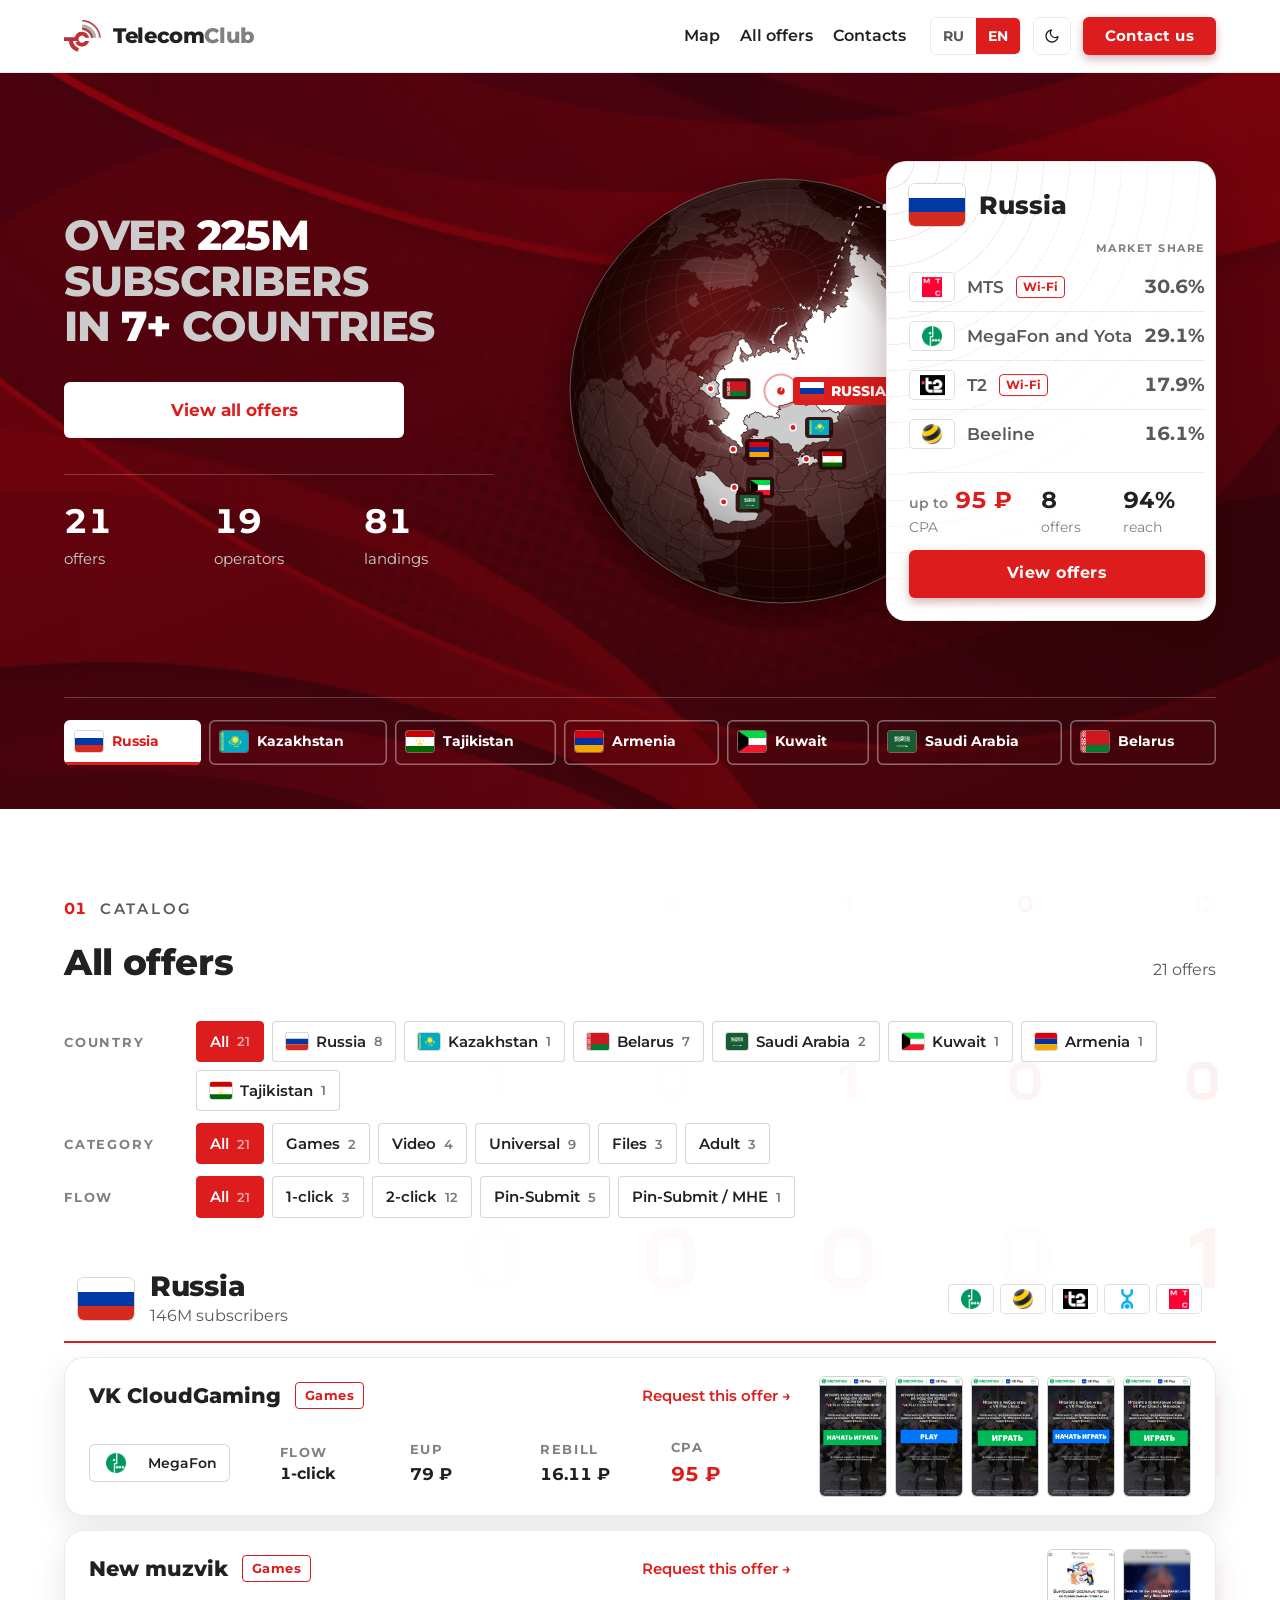
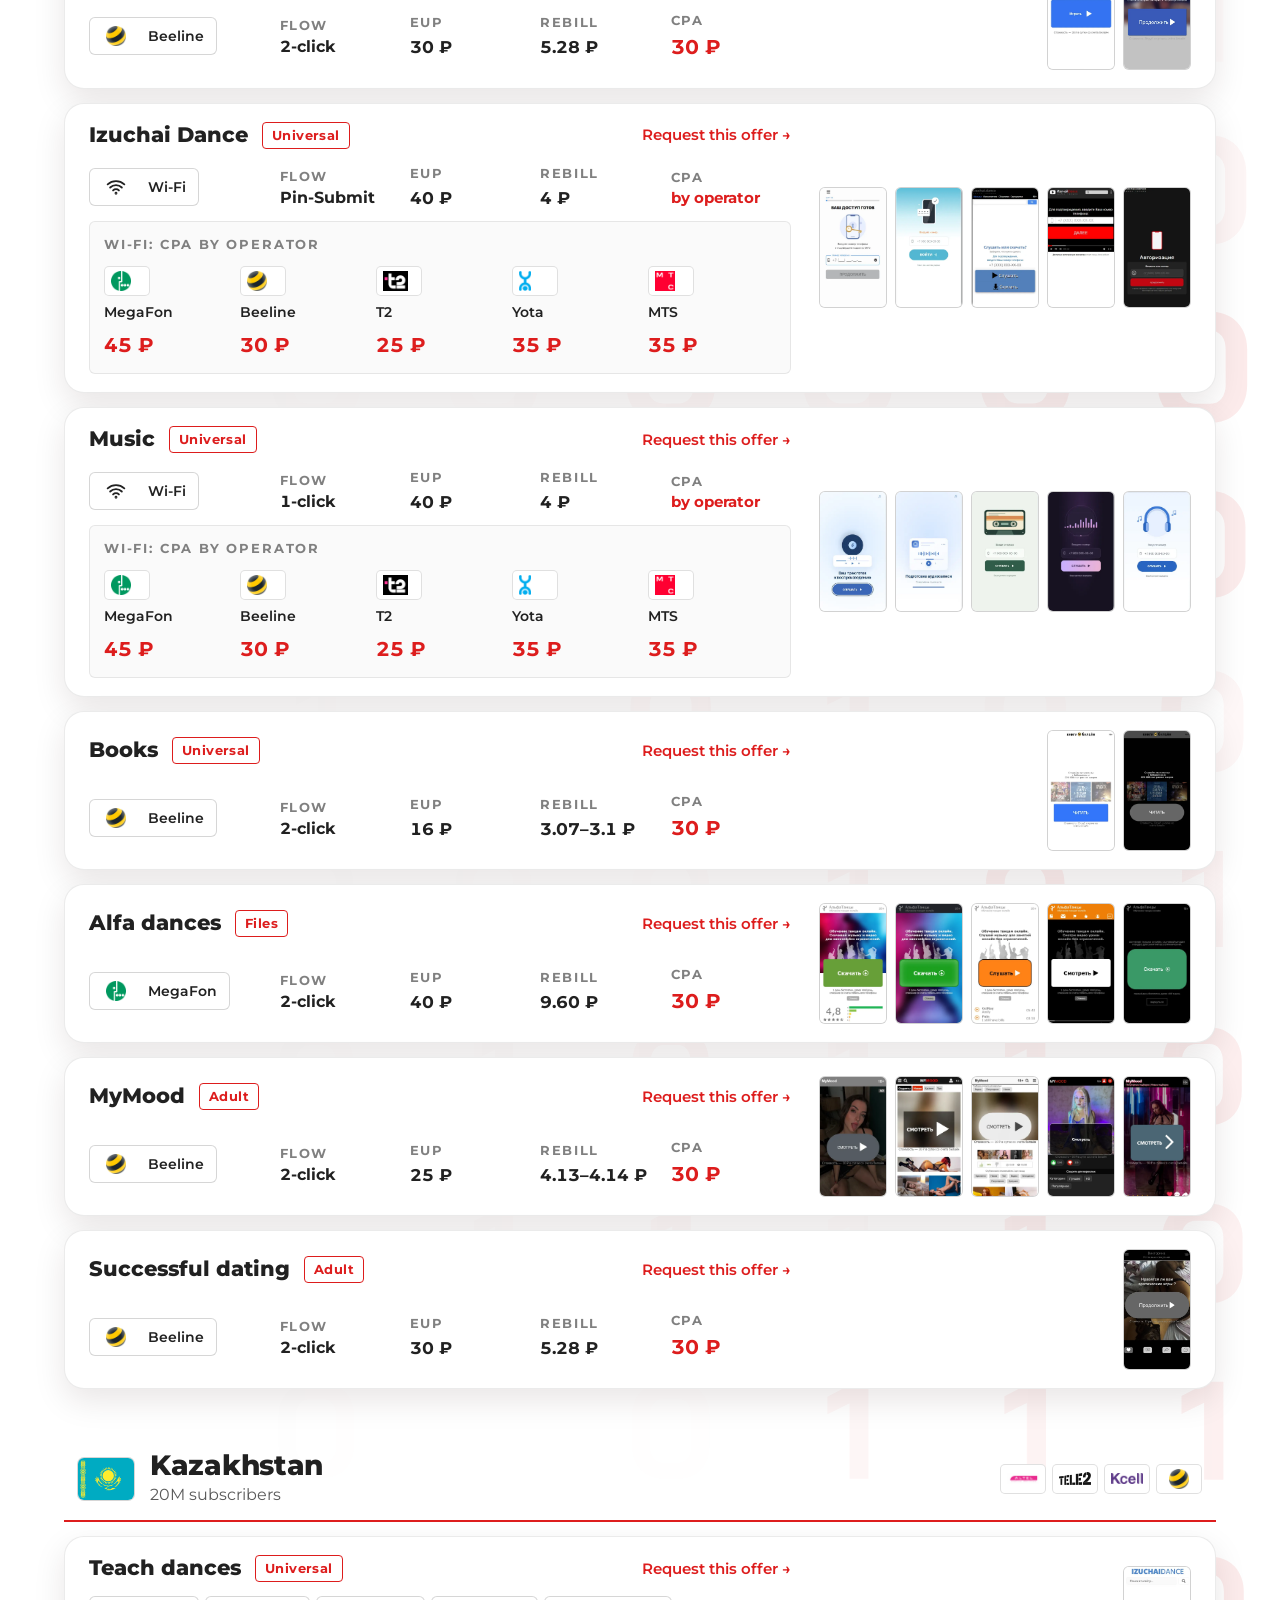
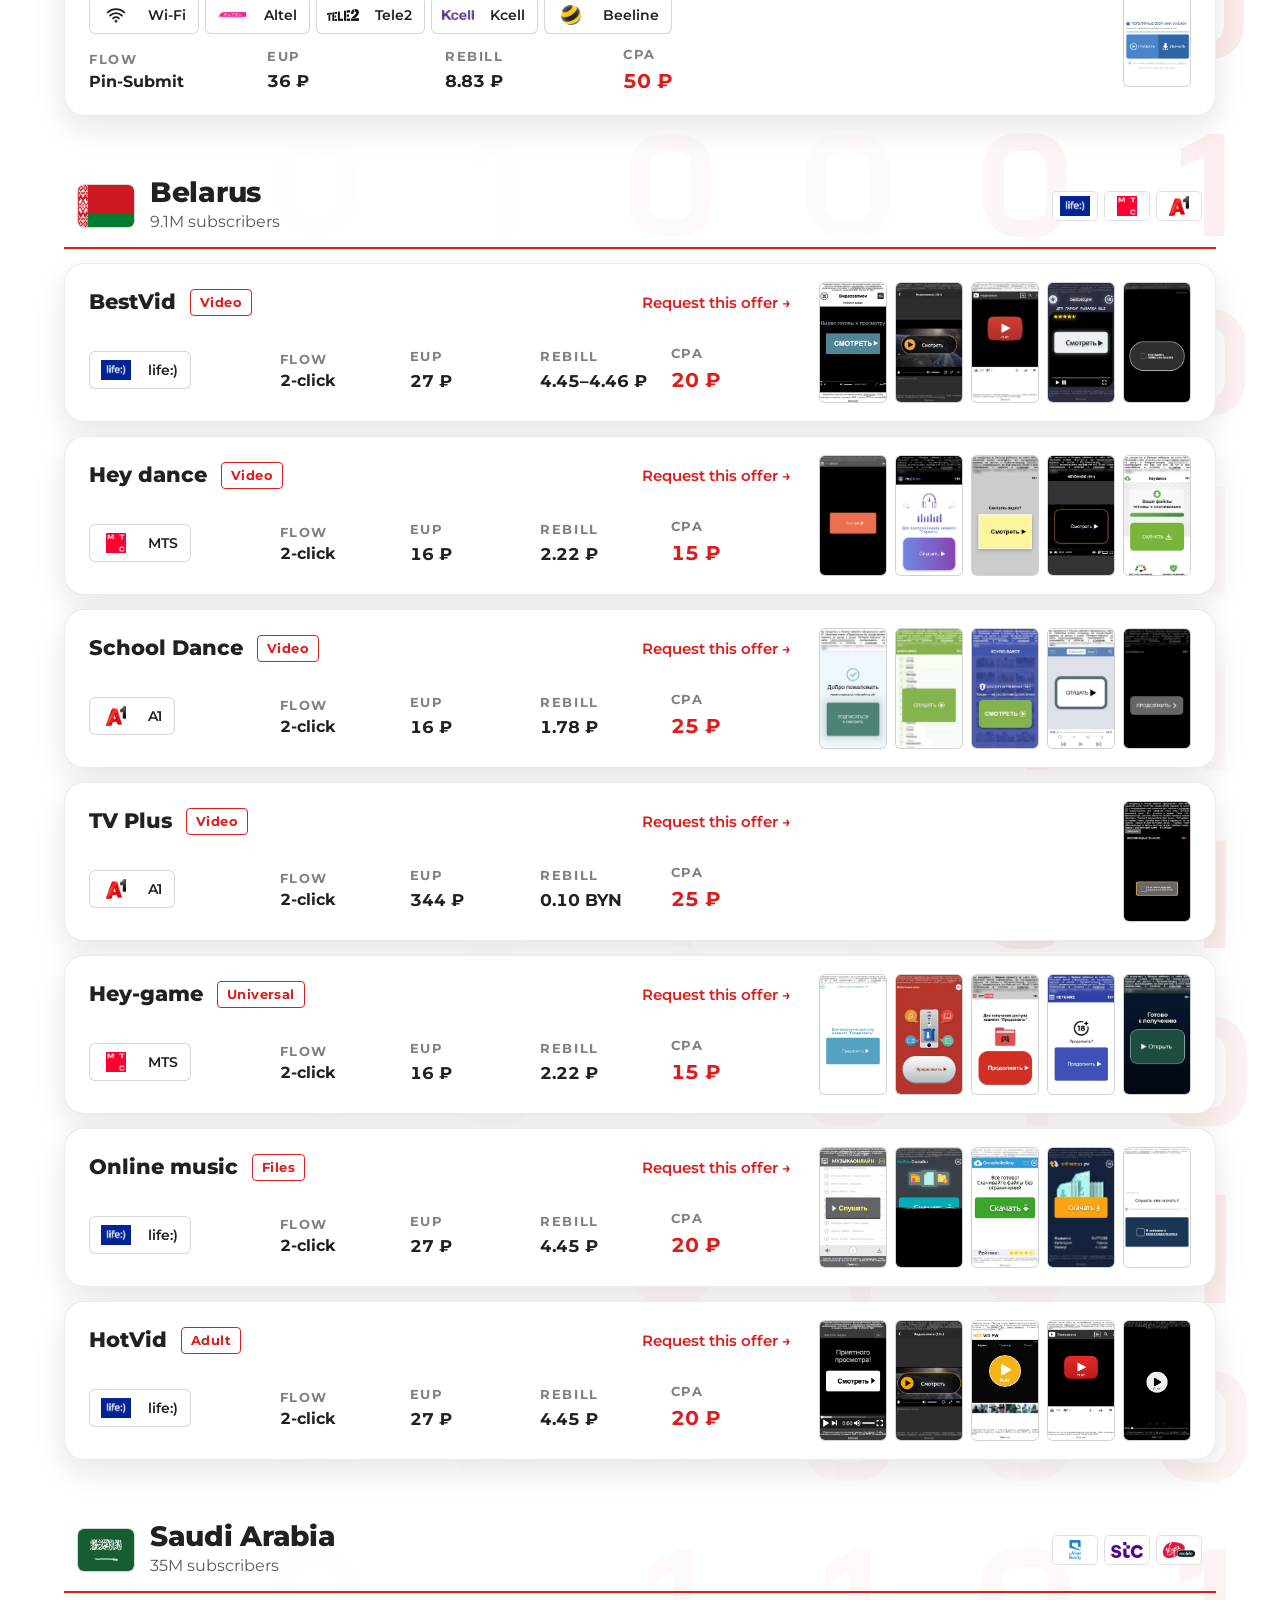
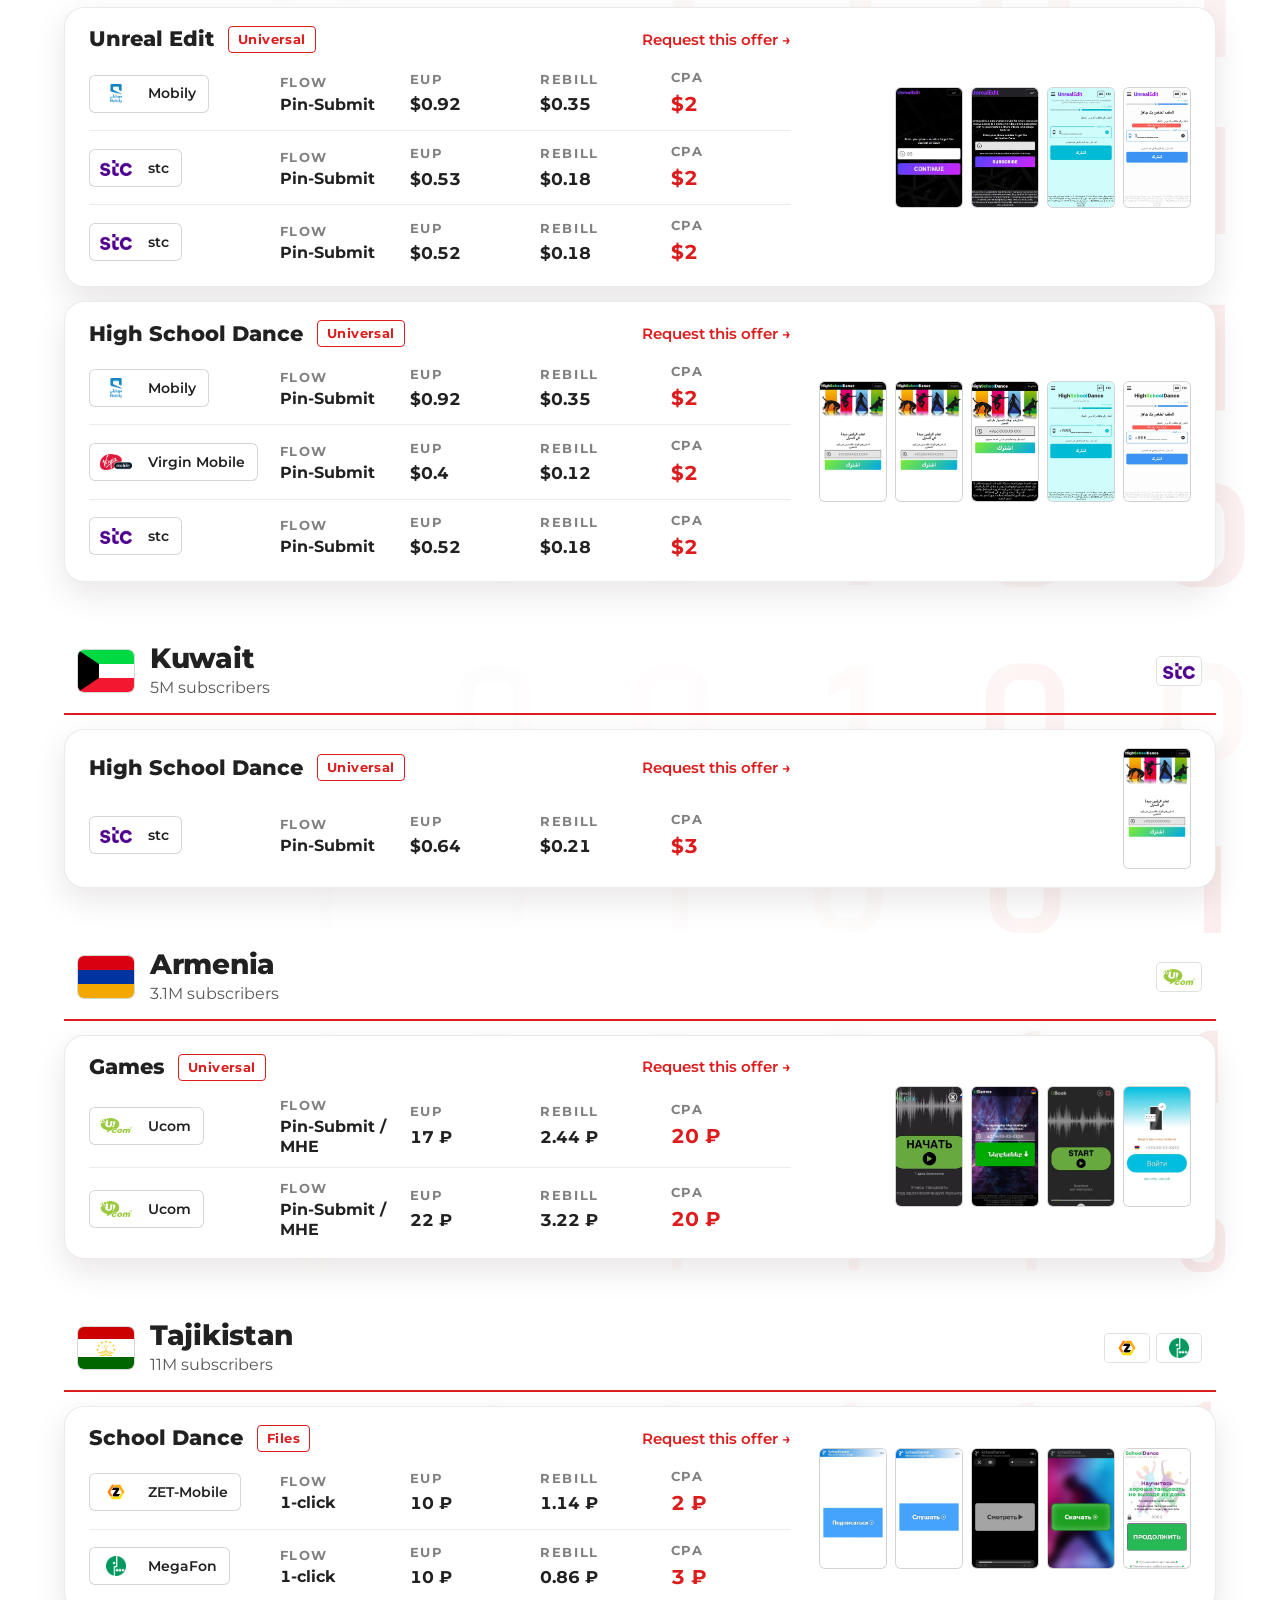
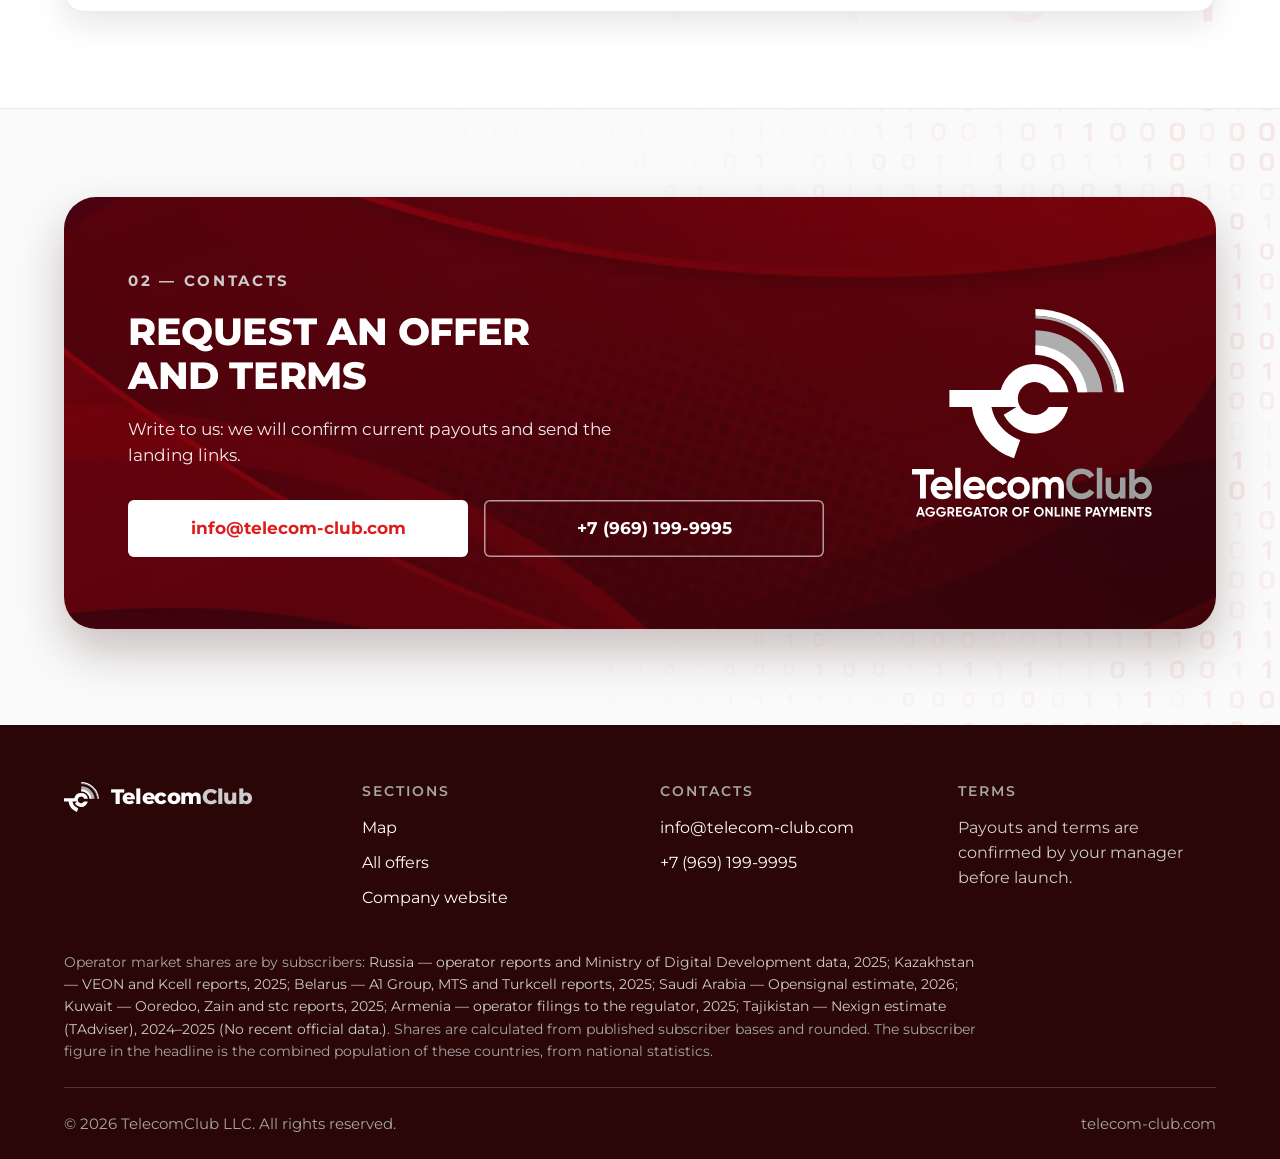
<file: index.html>
<!doctype html>
<html lang="ru" data-theme="light">
<head>
  <meta charset="utf-8">
  <meta name="viewport" content="width=device-width,initial-scale=1">
  <meta name="robots" content="noindex,nofollow">
  <meta name="description" content="Карта офферов TelecomClub: страны, операторы, flow и ставки.">
  <title>TelecomClub — карта офферов</title>
  <script>
    /* Светлая тема по умолчанию; если посетитель переключил тему — помним его выбор */
    try { if (localStorage.getItem('tc-offerwall-theme') === 'dark') document.documentElement.setAttribute('data-theme', 'dark'); } catch (e) {}
  </script>
  <link rel="icon" href="img/logo-mark-red.svg" type="image/svg+xml">
  <link rel="preconnect" href="https://fonts.googleapis.com">
  <link rel="preconnect" href="https://fonts.gstatic.com" crossorigin>
  <link rel="stylesheet" href="https://fonts.googleapis.com/css2?family=Montserrat:wght@400;500;600;700;800&display=swap">
  <link rel="stylesheet" href="app.css?v=20261124231049">
</head>
<body>
  <a class="skip-link" href="#catalog" data-i18n="skip">К списку офферов</a>

  <header class="site-header">
    <div class="header__bar">
      <a class="brand" href="#top">
        <img class="brand__mark brand__mark--light" src="img/logo-mark-red.svg" alt="TelecomClub" width="32" height="28">
        <img class="brand__mark brand__mark--dark" src="img/logo-mark-white.svg" alt="TelecomClub" width="32" height="28">
        <span class="brand__name">Telecom<span>Club</span></span>
      </a>
      <nav class="nav" aria-label="Разделы" data-i18n-label="navLabel">
        <a href="#top" data-i18n="navMap">Карта</a>
        <a href="#catalog" data-i18n="navCatalog">Все офферы</a>
        <a href="#contacts" data-i18n="navContacts">Контакты</a>
      </nav>
      <div class="header__actions">
        <div class="lang" role="group" aria-label="Язык / Language">
          <button class="lang__btn" type="button" data-lang="ru" aria-pressed="true">RU</button>
          <button class="lang__btn" type="button" data-lang="en" aria-pressed="false">EN</button>
        </div>
        <button class="icon-btn" type="button" id="themeToggle" aria-label="Переключить тему" data-i18n-label="theme">
          <svg class="icon-sun" width="16" height="16" viewBox="0 0 24 24" fill="none" stroke="currentColor" stroke-width="2" stroke-linecap="round" aria-hidden="true"><circle cx="12" cy="12" r="4"></circle><path d="M12 2v2M12 20v2M4.9 4.9l1.4 1.4M17.7 17.7l1.4 1.4M2 12h2M20 12h2M4.9 19.1l1.4-1.4M17.7 6.3l1.4-1.4"></path></svg>
          <svg class="icon-moon" width="16" height="16" viewBox="0 0 24 24" fill="none" stroke="currentColor" stroke-width="2" stroke-linecap="round" stroke-linejoin="round" aria-hidden="true"><path d="M21 12.8A9 9 0 1 1 11.2 3a7 7 0 0 0 9.8 9.8z"></path></svg>
        </button>
        <a class="btn btn--primary" href="mailto:info@telecom-club.com" data-i18n="contact">Связаться</a>
      </div>
    </div>
  </header>

  <main>
    <section class="hero red-ground" id="top" aria-labelledby="heroTitle">
      <div class="container">
        <div class="hero__top">
          <div class="hero__copy">
            <h1 class="hero__title" id="heroTitle"><span id="heroTitleA">Более <b>225 млн</b> абонентов</span> <span id="heroTitleB">в <b>7+</b> странах</span></h1>
            <div class="hero__actions">
              <a class="btn btn--on-red" href="#catalog" data-i18n="heroCta">Смотреть все офферы</a>
            </div>
            <div class="stats" id="stats"></div>
          </div>

          <div class="hero__stage" id="heroStage">
            <div class="globe" id="globe">
              <canvas id="globeCanvas" role="img" aria-label="Глобус со странами присутствия TelecomClub" data-i18n-label="globeLabel"></canvas>
            </div>
            <aside class="geo-card card card--arcs" id="geoCard" aria-live="polite"></aside>
            <svg class="connector" id="connector" aria-hidden="true"><path id="connectorPath"/><circle id="connectorDot" r="3.5"/></svg>
          </div>
        </div>

        <div class="geo-tabs" id="geoTabs" role="tablist" aria-label="Страны присутствия" data-i18n-label="tabsLabel"></div>
      </div>
    </section>

    <section class="section" id="catalog" aria-labelledby="catalogTitle">
      <div class="fx" aria-hidden="true"></div>
      <div class="container">
        <div class="section__eyebrow">
          <span class="section__num">01</span>
          <span class="section__label" data-i18n="catalogLabel">Каталог</span>
        </div>
        <div class="section__head">
          <h2 class="section__title" id="catalogTitle" data-i18n="catalogTitle">Все офферы</h2>
          <p class="section__count" id="catalogCount"></p>
        </div>
        <div class="filters" id="filters"></div>
        <div class="offer-list" id="offerList"></div>
        <p class="empty" id="empty" hidden data-i18n="empty">По этим условиям офферов нет. Сбросьте один из фильтров.</p>
      </div>
    </section>

    <section class="section section--alt section--last" id="contacts">
      <div class="fx" aria-hidden="true"></div>
      <div class="container">
        <div class="cta-panel red-ground">
          <div class="cta-panel__copy">
            <p class="cta-panel__eyebrow" data-i18n="ctaEyebrow">02 — Контакты</p>
            <h2 class="cta-panel__title" data-i18n="ctaTitle">Запросить оффер и условия</h2>
            <p class="cta-panel__lead" data-i18n="ctaLead">Напишите нам: подтвердим актуальные ставки и пришлём ссылки на лендинги.</p>
            <div class="cta-panel__actions">
              <a class="btn btn--on-red" href="mailto:info@telecom-club.com">info@telecom-club.com</a>
              <a class="btn btn--ghost-red" href="tel:+79691999995">+7 (969) 199-9995</a>
            </div>
          </div>
          <div class="cta-panel__logo">
            <img id="ctaLogo" src="img/logo-full-ru.svg" alt="TelecomClub" width="481" height="418" loading="lazy">
          </div>
        </div>
      </div>
    </section>
  </main>

  <footer class="site-footer">
    <div class="container">
      <div class="footer__grid">
        <div>
          <div class="footer__brand">
            <img src="img/logo-mark-white.svg" alt="TelecomClub" width="30" height="26" loading="lazy">
            <span>Telecom<span>Club</span></span>
          </div>
        </div>
        <div class="footer__col">
          <div class="footer__title" data-i18n="fSections">Разделы</div>
          <a href="#top" data-i18n="navMap">Карта</a>
          <a href="#catalog" data-i18n="navCatalog">Все офферы</a>
          <a href="https://telecom-club.com" rel="noopener" data-i18n="fSite">Сайт компании</a>
        </div>
        <div class="footer__col">
          <div class="footer__title" data-i18n="navContacts">Контакты</div>
          <a href="mailto:info@telecom-club.com">info@telecom-club.com</a>
          <a href="tel:+79691999995">+7 (969) 199-9995</a>
        </div>
        <div class="footer__col footer__col--muted">
          <div class="footer__title" data-i18n="fTerms">Условия</div>
          <span data-i18n="footerNote">Ставки и условия подтверждаются менеджером перед запуском.</span>
        </div>
      </div>
      <p class="footer__sources" id="sources"></p>
      <div class="footer__bottom">
        <span data-i18n="fCopy">© 2026 ООО «Телеком Клуб». Все права защищены.</span>
        <span>telecom-club.com</span>
      </div>
    </div>
  </footer>

  <div class="lightbox" id="lightbox" hidden role="dialog" aria-modal="true" aria-label="Лендинг" data-i18n-label="lightbox">
    <button class="icon-btn lightbox__close" type="button" id="lightboxClose" aria-label="Закрыть" data-i18n-label="close">×</button>
    <button class="icon-btn lightbox__nav" type="button" data-step="-1" aria-label="Предыдущий" data-i18n-label="prev">‹</button>
    <figure><img id="lightboxImg" alt=""><figcaption id="lightboxCap"></figcaption></figure>
    <button class="icon-btn lightbox__nav" type="button" data-step="1" aria-label="Следующий" data-i18n-label="next">›</button>
  </div>

  <script src="vendor/d3-array.min.js?v=20261124231049"></script>
  <script src="vendor/d3-geo.min.js?v=20261124231049"></script>
  <script src="vendor/topojson-client.min.js?v=20261124231049"></script>
  <script src="data/geo.js?v=20261124231049"></script>
  <script src="data/offers.js?v=20261124231049"></script>
  <script src="data/market.js?v=20261124231049"></script>
  <script src="app.js?v=20261124231049"></script>
</body>
</html>
</file>
<file: app.css>
@charset "UTF-8";
/* TelecomClub — карта офферов.
   Стиль перенесён с telecom-club.com (css/styles.css): те же токены, шрифт, фоны и акценты.
   Свои только компоненты офферволла: глобус, карточка страны, блоки стран и строки офферов.
   Шрифты на 2 px крупнее, чем на сайте, — по просьбе заказчика. */

:root {
    --tc-red-900: #2a0606;
    --tc-red-800: #3d0808;
    --tc-red-700: #7a0f0f;
    --tc-red-600: #b71818;
    --tc-red-500: #dd1d1d;
    --tc-red-400: #e61b1b;
    --tc-red-300: #f04040;
    --tc-white: #ffffff;
    --tc-gray-300: #cccccc;
    --tc-gray-400: #a6a6a6;
    --tc-gray-600: #595959;

    --tc-font: "Montserrat", "Helvetica Neue", Arial, sans-serif;
    --tc-w-semibold: 600;
    --tc-w-bold: 700;
    --tc-w-extrabold: 800;
    --tc-radius-sm: 6px;
    --tc-ease-out: cubic-bezier(0.22, 1, 0.36, 1);
    --tc-dur-fast: 120ms;
    --tc-dur: 240ms;

    --tc-grad-hero: radial-gradient(120% 100% at 70% 50%, var(--tc-red-400) 0%, var(--tc-red-500) 25%, var(--tc-red-700) 70%, var(--tc-red-800) 100%);
    --tc-scrim: linear-gradient(160deg, rgba(42, 6, 6, 0.3), rgba(42, 6, 6, 0.62));

    --container: 1200px;
    --gutter: clamp(16px, 4vw, 24px);
    --section-pt: clamp(52px, 8vw, 88px);
    --section-pb: clamp(56px, 9vw, 96px);
    --card-radius: clamp(14px, 2vw, 20px);
    --card-pad: clamp(20px, 3vw, 32px);
    --header-h: 72px;

    /* Светлая тема — по умолчанию */
    --pg-bg: #ffffff;
    --pg-bg-alt: #fafafa;
    --pg-card: #ffffff;
    --pg-text: #212121;
    --pg-muted: #595959;
    --pg-faint: #808080;
    --pg-border: rgba(0, 0, 0, 0.08);
    --pg-accent: #dd1d1d;
    --pg-accent-strong: #b71818;
    --pg-accent-soft: rgba(221, 29, 29, 0.1);
    --pg-shadow: 0 12px 32px rgba(40, 0, 0, 0.1);
    --pg-tag-line: rgba(0, 0, 0, 0.16);
    --pg-fx-op: 0.1;
    --pg-arc: rgba(221, 29, 29, 0.15);

    color-scheme: light;
}

:root[data-theme="dark"] {
    --pg-bg: #0e0e0e;
    --pg-bg-alt: #151011;
    --pg-card: #1e1516;
    --pg-text: #f4f4f4;
    --pg-muted: #a6a6a6;
    --pg-faint: #8a8a8a;
    --pg-border: rgba(255, 255, 255, 0.1);
    --pg-accent: #f04040;
    --pg-accent-strong: #f26060;
    --pg-accent-soft: rgba(240, 64, 64, 0.16);
    --pg-shadow: 0 12px 32px rgba(0, 0, 0, 0.45);
    --pg-tag-line: rgba(255, 255, 255, 0.22);
    --pg-fx-op: 0.3;
    --pg-arc: rgba(240, 64, 64, 0.2);

    color-scheme: dark;
}

/* ── Основа ────────────────────────────────────────────────── */
*, *::before, *::after { box-sizing: border-box; }
html { scroll-behavior: smooth; scroll-padding-top: calc(var(--header-h) + 16px); overflow-x: clip; }
html, body { margin: 0; padding: 0; background: var(--pg-bg); }
body { font-family: var(--tc-font); font-size: 17px; line-height: 1.55; color: var(--pg-text); text-wrap: pretty; -webkit-font-smoothing: antialiased; }
img, svg { max-width: 100%; }
a { color: var(--pg-accent); text-decoration: none; transition: color var(--tc-dur-fast) var(--tc-ease-out); }
a:hover { color: var(--pg-accent-strong); }
h1, h2, h3, h4, p, figure { margin: 0; }
h1, h2, h3, h4 { overflow-wrap: break-word; }
button { font: inherit; color: inherit; cursor: pointer; }
[hidden] { display: none !important; }
:focus-visible { outline: 2px solid var(--pg-accent); outline-offset: 3px; border-radius: 3px; }
.red-ground :focus-visible, .site-footer :focus-visible, .lightbox :focus-visible { outline-color: var(--tc-white); }

@media (prefers-reduced-motion: reduce) {
    html { scroll-behavior: auto; }
    *, *::before, *::after { transition-duration: 0.01ms !important; animation-duration: 0.01ms !important; animation-delay: 0ms !important; }
}

.skip-link { position: absolute; top: -100px; left: 12px; z-index: 200; padding: 12px 20px; border-radius: var(--tc-radius-sm); background: var(--tc-red-500); color: var(--tc-white); font-size: 16px; font-weight: var(--tc-w-bold); transition: top var(--tc-dur) var(--tc-ease-out); }
.skip-link:focus { top: 12px; color: var(--tc-white); }
.container { position: relative; z-index: 1; max-width: var(--container); margin: 0 auto; padding-inline: var(--gutter); }

/* Цифровой фон разделов — тот же файл и та же маска, что на сайте */
.fx { position: absolute; inset: 0; pointer-events: none; opacity: var(--pg-fx-op); background: url("img/digits.svg") no-repeat right center / cover;
    -webkit-mask-image: linear-gradient(90deg, transparent 0%, rgba(0, 0, 0, 0.1) 40%, rgba(0, 0, 0, 0.45) 72%, #000 100%);
    mask-image: linear-gradient(90deg, transparent 0%, rgba(0, 0, 0, 0.1) 40%, rgba(0, 0, 0, 0.45) 72%, #000 100%); }
.red-ground { background-image: var(--tc-scrim), url("img/bg-red-wave.webp"), var(--tc-grad-hero); background-size: cover; background-position: center; color: var(--tc-white); }

/* ── Кнопки, метки, флаги, логотипы ────────────────────────── */
.btn { display: inline-flex; align-items: center; justify-content: center; border: 0; border-radius: var(--tc-radius-sm); font-weight: var(--tc-w-bold); text-align: center; cursor: pointer; transition: filter var(--tc-dur-fast) var(--tc-ease-out), color var(--tc-dur-fast) var(--tc-ease-out), box-shadow var(--tc-dur-fast) var(--tc-ease-out); }
.btn--primary { height: 38px; padding-inline: 22px; background: var(--tc-red-500); color: var(--tc-white); font-size: 15px; letter-spacing: 0.03em; box-shadow: 0 4px 10px rgba(120, 10, 10, 0.3); }
.btn--primary:hover { filter: brightness(0.92); color: var(--tc-white); }
.btn--lg { width: 100%; height: 48px; font-size: 16px; }
.btn--on-red { flex: 1 1 240px; max-width: 340px; padding: 15px clamp(16px, 3vw, 32px); background: var(--tc-white); color: var(--tc-red-500); font-size: 17px; overflow-wrap: anywhere; }
.btn--on-red:hover { filter: brightness(0.94); color: var(--tc-red-500); }
.btn--ghost-red { flex: 1 1 240px; max-width: 340px; padding: 15px clamp(20px, 3vw, 32px); background: transparent; color: var(--tc-white); font-size: 17px; box-shadow: inset 0 0 0 1.5px rgba(255, 255, 255, 0.6); }
.btn--ghost-red:hover { color: var(--tc-white); box-shadow: inset 0 0 0 1.5px var(--tc-white); }
.icon-btn { display: inline-flex; flex-shrink: 0; align-items: center; justify-content: center; width: 38px; height: 38px; border: 1px solid var(--pg-border); border-radius: var(--tc-radius-sm); background: transparent; color: var(--pg-text); font-size: 24px; line-height: 1; transition: color var(--tc-dur-fast) var(--tc-ease-out); }
.icon-btn:hover { color: var(--pg-accent); }

.label { font-size: 13px; font-weight: var(--tc-w-bold); letter-spacing: 0.14em; text-transform: uppercase; color: var(--pg-faint); }
.label--sm { font-size: 11px; }
.badge { display: inline-block; padding: 10px 18px; border-radius: 4px; background: var(--tc-red-500); color: var(--tc-white); font-size: 15px; font-weight: var(--tc-w-bold); letter-spacing: 0.03em; }
.badge--outline { border: 1px solid var(--pg-accent); background: transparent; color: var(--pg-accent); }
.badge--sm { padding: 4px 9px; font-size: 13px; line-height: 1.3; }
.tag { display: inline-flex; align-items: center; padding: 5px 10px; border: 1px solid var(--pg-tag-line); border-radius: 6px; background: var(--pg-card); font-size: 14px; font-weight: var(--tc-w-semibold); line-height: 1.3; color: var(--pg-text); white-space: nowrap; }
.tag--op { gap: 9px; padding: 3px 12px 3px 3px; }

.flag { display: inline-block; flex: none; width: 28px; height: 21px; border-radius: 3px; object-fit: cover; box-shadow: 0 0 0 1px var(--pg-tag-line); vertical-align: middle; }
.flag--sm { width: 22px; height: 16.5px; border-radius: 2px; }
.flag--lg { width: 56px; height: 42px; border-radius: 6px; }

/* Логотип оператора всегда на белой плашке одного размера: знак вписывается внутрь, строки не «гуляют» */
.op-logo { display: inline-flex; flex: none; align-items: center; justify-content: center; width: 46px; height: 30px; padding: 4px 6px; border: 1px solid rgba(0, 0, 0, 0.12); border-radius: 5px; background: #fff; color: #212121; }
.op-logo img { display: block; width: auto; height: auto; max-width: 100%; max-height: 100%; object-fit: contain; }
.op-logo--icon svg { display: block; width: 20px; height: 20px; }
.tag--op .op-logo { border-color: transparent; border-radius: 4px; }

.card { padding: var(--card-pad); border: 1px solid var(--pg-border); border-radius: var(--card-radius); background: var(--pg-card); box-shadow: var(--pg-shadow); color: var(--pg-text); }
.card--arcs { background-image: linear-gradient(to bottom right, rgba(0, 0, 0, 0) 0%, var(--pg-card) 66%), repeating-radial-gradient(circle at 0% 0%, var(--pg-arc) 0 1px, transparent 1px 26px); }

/* ── Шапка ─────────────────────────────────────────────────── */
.site-header { position: sticky; top: 0; z-index: 50; background: var(--pg-bg); border-bottom: 1px solid var(--pg-border); }
.header__bar { display: flex; align-items: center; gap: 24px; max-width: var(--container); min-height: var(--header-h); margin: 0 auto; padding: 0 var(--gutter); }
.brand { display: flex; flex-shrink: 0; align-items: center; gap: 12px; min-width: 0; margin-right: auto; color: var(--pg-text); }
.brand:hover { color: var(--pg-text); }
.brand__mark { display: block; width: auto; height: 32px; }
.brand__mark--dark, :root[data-theme="dark"] .brand__mark--light { display: none; }
:root[data-theme="dark"] .brand__mark--dark { display: block; }
.brand__name { font-size: 21px; font-weight: var(--tc-w-extrabold); letter-spacing: -0.02em; white-space: nowrap; }
.brand__name span { color: var(--pg-faint); }
.nav { display: flex; gap: 20px; font-size: 16px; font-weight: var(--tc-w-semibold); white-space: nowrap; }
.nav a { color: var(--pg-text); }
.nav a:hover { color: var(--pg-accent); }
.header__actions { display: flex; flex-shrink: 0; align-items: center; gap: 12px; }
.lang { display: flex; flex-shrink: 0; height: 38px; overflow: hidden; border: 1px solid var(--pg-border); border-radius: var(--tc-radius-sm); }
.lang__btn { padding-inline: 12px; border: 0; background: transparent; color: var(--pg-muted); font-size: 14px; font-weight: var(--tc-w-bold); line-height: 1; transition: background var(--tc-dur-fast) var(--tc-ease-out), color var(--tc-dur-fast) var(--tc-ease-out); }
.lang__btn[aria-pressed="true"] { background: var(--pg-accent); color: var(--tc-white); }
.icon-sun, :root[data-theme="dark"] .icon-moon { display: none; }
:root[data-theme="dark"] .icon-sun { display: block; }

/* ── Герой: красная волна, слева текст, справа глобус ───────── */
.hero { position: relative; overflow: hidden; padding-top: clamp(28px, 4vw, 48px); }
.hero__top { display: grid; grid-template-columns: minmax(300px, 430px) minmax(0, 1fr); gap: clamp(24px, 4vw, 48px); align-items: center; }
.hero__copy { min-width: 0; }
.hero__eyebrow { font-size: clamp(13px, 2.6vw, 15px); font-weight: var(--tc-w-bold); letter-spacing: 0.18em; text-transform: uppercase; color: var(--tc-gray-300); }
.hero__title { font-size: clamp(30px, 3.3vw, 44px); font-weight: var(--tc-w-extrabold); line-height: 1.08; letter-spacing: -0.02em; text-transform: uppercase; text-wrap: balance; }
.hero__title span { display: block; }
/* Числа в заголовке белые, остальной текст серый — как двухцветные заголовки сайта */
.hero__title { color: var(--tc-gray-300); }
.hero__title b { font-weight: inherit; color: var(--tc-white); }
.hero__actions { display: flex; flex-wrap: wrap; gap: 16px; margin-top: 32px; }
.stats { display: grid; grid-template-columns: repeat(3, minmax(0, 1fr)); gap: 20px; margin-top: 36px; padding-top: 28px; border-top: 1px solid rgba(255, 255, 255, 0.22); }
.stat__value { font-size: clamp(26px, 7vw, 34px); font-weight: var(--tc-w-bold); font-variant-numeric: tabular-nums; line-height: 1.1; }
.stat__label { margin-top: 8px; font-size: 15px; line-height: 1.35; color: var(--tc-gray-300); }

.hero__stage { position: relative; display: flex; align-items: center; min-width: 0; min-height: 540px; }
.globe { position: relative; flex: none; width: min(480px, 100%, calc(100vh - 230px)); min-width: 320px; aspect-ratio: 1; }
.globe canvas { position: absolute; inset: 0; width: 100%; height: 100%; touch-action: pan-y; cursor: grab; border-radius: 50%; }
.globe canvas.is-dragging { cursor: grabbing; }
.globe canvas.is-hit { cursor: pointer; }

/* Карточка страны: карточка сайта с дугами, стоит поверх края глобуса */
.geo-card { position: absolute; right: 0; top: 50%; z-index: 2; width: 330px; transform: translateY(-50%); display: grid; gap: 14px; padding: 22px; box-shadow: 0 22px 48px rgba(40, 0, 0, 0.34); }
.geo-card.is-swapping > * { animation: card-in 420ms var(--tc-ease-out) both; }
.geo-card.is-swapping > *:nth-child(2) { animation-delay: 50ms; }
.geo-card.is-swapping > *:nth-child(3) { animation-delay: 100ms; }
.geo-card.is-swapping > *:nth-child(n + 4) { animation-delay: 150ms; }
@keyframes card-in { from { opacity: 0; transform: translateY(8px); } to { opacity: 1; transform: none; } }
.geo-card__head { display: flex; align-items: center; gap: 14px; min-width: 0; }
.geo-card__head h3 { font-size: 25px; font-weight: var(--tc-w-extrabold); line-height: 1.15; }
.geo-card__head p { font-size: 15px; color: var(--pg-muted); }
.geo-card__sub { display: flex; justify-content: flex-end; margin-bottom: -8px; }
.geo-card__ops { display: flex; flex-wrap: wrap; gap: 6px; }
.share { display: flex; align-items: center; justify-content: space-between; gap: 12px; padding: 9px 0; }
.share + .share { border-top: 1px solid var(--pg-border); }
.share__name { display: flex; align-items: center; gap: 12px; min-width: 0; font-size: 17px; font-weight: var(--tc-w-semibold); }
.share__name > span:not(.op-logo) { overflow: hidden; text-overflow: ellipsis; white-space: nowrap; }
.share__name small { flex: none; padding: 1px 6px; border: 1px solid var(--pg-accent); border-radius: 4px; font-size: 12px; font-weight: var(--tc-w-bold); color: var(--pg-accent); }
.share__val { flex: none; font-size: 19px; font-weight: var(--tc-w-bold); font-variant-numeric: tabular-nums; }
/* Строки операторов приглушены, чтобы итоговая строка под ними (ставка, офферы, охват) читалась контрастнее */
.share__name, .share__val { color: var(--pg-muted); }
.geo-card__facts { display: grid; grid-template-columns: minmax(0, 1.5fr) minmax(0, 0.9fr) minmax(0, 1fr); gap: 8px; padding-top: 14px; border-top: 1px solid var(--pg-border); }
.geo-card__facts div { min-width: 0; }
.geo-card__facts b { display: block; font-size: 23px; font-weight: var(--tc-w-bold); line-height: 1.2; white-space: nowrap; font-variant-numeric: tabular-nums; }
.geo-card__facts b.accent { color: var(--pg-accent); }
.geo-card__facts b i { font-size: 14px; font-style: normal; font-weight: var(--tc-w-semibold); color: var(--pg-faint); }
.geo-card__facts span { display: block; margin-top: 3px; font-size: 14px; line-height: 1.3; color: var(--pg-faint); }
.geo-card__src { font-size: 14px; line-height: 1.45; color: var(--pg-faint); }

.connector { position: absolute; inset: 0; z-index: 1; width: 100%; height: 100%; max-width: none; overflow: visible; pointer-events: none; transition: opacity var(--tc-dur) var(--tc-ease-out); }
.connector path { fill: none; stroke: var(--tc-white); stroke-width: 1.5; stroke-dasharray: 4 5; opacity: 0.85; }
.connector circle { fill: var(--tc-white); }

/* Переключатель стран — на месте полосы цифр в герое сайта */
.geo-tabs { display: flex; gap: 8px; margin-top: clamp(26px, 3vw, 36px); padding: 22px 0 clamp(32px, 4vw, 44px); border-top: 1px solid rgba(255, 255, 255, 0.22); overflow-x: auto; scrollbar-width: none; }
.geo-tabs::-webkit-scrollbar { display: none; }
.geo-tab { position: relative; flex: 1 1 auto; display: flex; align-items: center; gap: 9px; padding: 11px 11px 12px; overflow: hidden; border: 0; border-radius: var(--tc-radius-sm); background: transparent; color: var(--tc-white); text-align: left; box-shadow: inset 0 0 0 1.5px rgba(255, 255, 255, 0.4); transition: box-shadow var(--tc-dur-fast) var(--tc-ease-out), background var(--tc-dur-fast) var(--tc-ease-out); }
.geo-tab:hover { box-shadow: inset 0 0 0 1.5px var(--tc-white); }
.geo-tab .flag { box-shadow: 0 0 0 1px rgba(255, 255, 255, 0.35); }
.geo-tab span { font-size: 14px; font-weight: var(--tc-w-bold); white-space: nowrap; }
.geo-tab small { margin-left: auto; padding-left: 4px; font-size: 14px; font-weight: var(--tc-w-semibold); color: var(--tc-gray-300); font-variant-numeric: tabular-nums; }
.geo-tab::after { content: ""; position: absolute; left: 0; bottom: 0; width: 100%; height: 3px; background: var(--tc-red-500); transform: scaleX(0); transform-origin: left; }
.geo-tab[aria-selected="true"] { background: var(--tc-white); color: var(--tc-red-500); box-shadow: none; }
.geo-tab[aria-selected="true"] .flag { box-shadow: 0 0 0 1px rgba(0, 0, 0, 0.16); }
.geo-tab[aria-selected="true"] small { color: var(--tc-gray-600); }
.geo-tab[aria-selected="true"]::after { transform: scaleX(1); }
.geo-tab.is-timing::after { animation: tab-progress var(--dwell, 5s) linear both; }
.geo-tabs.is-paused .geo-tab.is-timing::after { animation-play-state: paused; }
@keyframes tab-progress { from { transform: scaleX(0); } to { transform: scaleX(1); } }

/* ── Разделы и фильтры ─────────────────────────────────────── */
.section { position: relative; overflow: hidden; background: var(--pg-bg); border-bottom: 1px solid var(--pg-border); }
.section--alt { background: var(--pg-bg-alt); }
.section--last { border-bottom: 0; }
.section > .container { padding-block: var(--section-pt) var(--section-pb); }
.section__eyebrow { display: flex; align-items: baseline; gap: 14px; }
.section__num { font-size: 16px; font-weight: var(--tc-w-bold); font-variant-numeric: tabular-nums; color: var(--pg-accent); }
.section__label { font-size: 15px; font-weight: var(--tc-w-semibold); letter-spacing: 0.18em; text-transform: uppercase; color: var(--pg-muted); }
.section__head { display: flex; flex-wrap: wrap; align-items: baseline; justify-content: space-between; gap: 8px 16px; margin-top: 20px; }
.section__title { font-size: clamp(25px, 4.5vw, 36px); font-weight: var(--tc-w-extrabold); line-height: 1.2; letter-spacing: -0.01em; }
.section__count { font-size: 16px; color: var(--pg-muted); white-space: nowrap; }

.filters { display: grid; gap: 12px; margin-top: clamp(24px, 4vw, 36px); }
.filter { display: flex; align-items: baseline; gap: 14px; min-width: 0; }
.filter > .label { flex: none; width: 118px; }
.filter__opts { display: flex; flex-wrap: wrap; gap: 8px; min-width: 0; }
.filter__opts button { display: inline-flex; flex: none; align-items: center; gap: 8px; padding: 8px 13px; border: 1px solid var(--pg-tag-line); border-radius: 4px; background: var(--pg-card); font-size: 15px; font-weight: var(--tc-w-semibold); color: var(--pg-text); transition: border-color var(--tc-dur-fast) var(--tc-ease-out), color var(--tc-dur-fast) var(--tc-ease-out); }
.filter__opts button:hover { border-color: var(--pg-accent); color: var(--pg-accent); }
.filter__opts button[aria-pressed="true"] { border-color: var(--tc-red-500); background: var(--tc-red-500); color: var(--tc-white); }
.filter__opts button small { font-size: 13px; font-weight: var(--tc-w-semibold); opacity: 0.6; }
.empty { margin-top: 24px; padding: 36px; border: 1px dashed var(--pg-tag-line); border-radius: var(--card-radius); text-align: center; color: var(--pg-muted); }

/* ── Каталог: блок страны и строки офферов ─────────────────── */
.offer-list { display: flex; flex-direction: column; gap: clamp(32px, 5vw, 48px); margin-top: clamp(28px, 4vw, 40px); }
.geo-group { display: flex; flex-direction: column; gap: 14px; }
.geo-group__head { position: relative; display: flex; align-items: center; gap: 16px; min-width: 0; padding: 12px 14px; border-radius: var(--tc-radius-sm); border-bottom: 2px solid var(--pg-accent); border-bottom-left-radius: 0; border-bottom-right-radius: 0; }
.geo-group__title { min-width: 0; margin-right: auto; }
.geo-group__title h3 { font-size: clamp(22px, 3vw, 28px); font-weight: var(--tc-w-extrabold); line-height: 1.15; letter-spacing: -0.01em; }
.geo-group__title p { margin-top: 2px; font-size: 16px; color: var(--pg-muted); }
.geo-group__ops { display: flex; flex-wrap: wrap; justify-content: flex-end; gap: 6px; }
/* Короткая подсветка страны после перехода с глобуса: фон шапки мигает, строки офферов поднимаются по очереди */
.geo-group.is-flash .geo-group__head { animation: geo-flash 1600ms 350ms var(--tc-ease-out) both; }
.geo-group.is-flash .offer { animation: offer-rise 520ms var(--tc-ease-out) backwards; animation-delay: 420ms; }
.geo-group.is-flash .offer:nth-of-type(2) { animation-delay: 500ms; }
.geo-group.is-flash .offer:nth-of-type(3) { animation-delay: 580ms; }
.geo-group.is-flash .offer:nth-of-type(n + 4) { animation-delay: 660ms; }
@keyframes geo-flash { 0%, 100% { background-color: transparent; } 25% { background-color: var(--pg-accent-soft); } }
@keyframes offer-rise { from { opacity: 0; transform: translateY(14px); } to { opacity: 1; transform: none; } }

/* Строка оффера: слева название с метками и под ними условия, справа превью лендингов на всю высоту строки */
.offer { display: grid; grid-template-columns: minmax(0, 1fr) auto; grid-template-areas: "id thumbs" "terms thumbs"; gap: 14px 28px; align-items: center; padding: 18px 24px; min-width: 0; }
.offer__id { grid-area: id; display: flex; flex-wrap: wrap; align-items: center; gap: 8px 14px; min-width: 0; }
.offer__name { font-size: clamp(19px, 2.4vw, 21px); font-weight: var(--tc-w-extrabold); line-height: 1.25; overflow-wrap: anywhere; }
.offer__tags { display: flex; flex-wrap: wrap; align-items: center; gap: 6px 8px; font-size: 15px; color: var(--pg-faint); }
.offer__ask { margin-left: auto; font-size: 15px; font-weight: var(--tc-w-semibold); white-space: nowrap; }
.terms { grid-area: terms; display: grid; gap: 10px; min-width: 0; }
.term { display: grid; grid-template-columns: minmax(170px, 1.5fr) repeat(4, minmax(92px, 1fr)); gap: 10px; align-items: center; min-width: 0; }
.term + .term { padding-top: 10px; border-top: 1px solid var(--pg-border); }
.term__ops { display: flex; flex-wrap: wrap; gap: 6px; min-width: 0; }
.term--many { grid-template-columns: repeat(4, minmax(0, 1fr)); }
.term--many .term__ops { grid-column: 1 / -1; }
.kv { display: grid; gap: 2px; min-width: 0; }
.kv span { font-size: 13px; font-weight: var(--tc-w-bold); letter-spacing: 0.12em; text-transform: uppercase; color: var(--pg-faint); }
.kv b { font-size: 17px; font-weight: var(--tc-w-bold); white-space: nowrap; font-variant-numeric: tabular-nums; }
.kv--cpa b { font-size: 20px; color: var(--pg-accent); }
.kv--flow b { font-size: 16px; line-height: 1.25; white-space: normal; }
.kv--note b { font-size: 15px; line-height: 1.2; white-space: normal; }
/* Таблица CPA по Wi-Fi: пять одинаковых ячеек — логотип, название, ставка */
.wifi { display: grid; grid-template-columns: repeat(5, minmax(0, 1fr)); gap: 12px 8px; padding: 12px 14px; border: 1px solid var(--pg-border); border-radius: var(--tc-radius-sm); background: var(--pg-bg-alt); }
.wifi p { grid-column: 1 / -1; }
.kv--op { gap: 6px; }
.kv--op span { display: flex; flex-direction: column; align-items: flex-start; gap: 6px; letter-spacing: 0; text-transform: none; color: var(--pg-text); }
.kv--op span i { font-size: 14px; font-style: normal; font-weight: var(--tc-w-semibold); white-space: nowrap; }
/* Превью лендингов: высота сопоставима с высотой строки оффера */
.thumbs { grid-area: thumbs; display: flex; gap: 8px; align-items: center; justify-content: flex-end; width: 372px; }
.thumb { flex: none; width: 68px; height: 121px; padding: 0; overflow: hidden; border: 1px solid var(--pg-tag-line); border-radius: 6px; background: var(--pg-bg-alt); transition: border-color var(--tc-dur-fast) var(--tc-ease-out), transform var(--tc-dur-fast) var(--tc-ease-out); }
.thumb:hover { border-color: var(--pg-accent); transform: translateY(-2px); }
.thumb img { display: block; width: 100%; height: 100%; object-fit: cover; object-position: top; }

/* ── Блок контактов и подвал — как на сайте ────────────────── */
.cta-panel { display: flex; flex-wrap: wrap; gap: clamp(32px, 5vw, 64px); align-items: center; justify-content: space-between; padding: clamp(28px, 6vw, 72px) clamp(18px, 5vw, 64px); border-radius: clamp(18px, 3vw, 32px); box-shadow: 0 22px 48px rgba(40, 0, 0, 0.24); }
.cta-panel__copy { flex: 1 1 560px; min-width: 0; }
.cta-panel__eyebrow { font-size: clamp(13px, 2.6vw, 15px); font-weight: var(--tc-w-bold); letter-spacing: 0.18em; text-transform: uppercase; color: var(--tc-gray-300); }
.cta-panel__title { margin-top: 18px; max-width: 640px; font-size: clamp(24px, 3.6vw, 38px); font-weight: var(--tc-w-extrabold); line-height: 1.15; letter-spacing: -0.01em; text-transform: uppercase; }
.cta-panel__lead { margin-top: 18px; max-width: 560px; color: rgba(255, 255, 255, 0.92); }
.cta-panel__actions { display: flex; flex-wrap: wrap; gap: 16px; align-items: center; margin-top: 32px; }
.cta-panel__logo { flex: 0 1 240px; min-width: 0; display: flex; justify-content: center; }
.cta-panel__logo img { display: block; width: 100%; max-width: min(240px, 58vw); height: auto; }

.site-footer { background: var(--tc-red-900); color: var(--tc-white); }
.site-footer > .container { padding-top: 56px; }
.footer__grid { display: grid; grid-template-columns: repeat(auto-fit, minmax(min(100%, 200px), 1fr)); gap: clamp(24px, 4vw, 40px); }
.footer__brand { display: flex; align-items: center; gap: 12px; }
.footer__brand img { display: block; width: auto; height: 30px; }
.footer__brand span { font-size: 21px; font-weight: var(--tc-w-extrabold); letter-spacing: -0.02em; }
.footer__brand span span { color: var(--tc-gray-300); }
.footer__col { display: flex; flex-direction: column; gap: 10px; font-size: 16px; }
.footer__col--muted { color: var(--tc-gray-300); }
.footer__title { margin-bottom: 4px; font-size: 14px; font-weight: var(--tc-w-semibold); letter-spacing: 0.14em; text-transform: uppercase; color: var(--tc-gray-400); }
.site-footer a { color: var(--tc-white); }
.site-footer a:hover { color: var(--tc-gray-300); }
.footer__sources { margin-top: 40px; max-width: 920px; font-size: 14px; line-height: 1.6; color: var(--tc-gray-400); }
.footer__sources a { color: var(--tc-gray-300); }
.footer__bottom { display: flex; flex-wrap: wrap; gap: 12px 24px; justify-content: space-between; margin-top: 24px; padding: 24px 0; border-top: 1px solid rgba(255, 255, 255, 0.18); font-size: 15px; color: var(--tc-gray-400); }

/* ── Просмотр лендинга ─────────────────────────────────────── */
.lightbox { position: fixed; inset: 0; z-index: 80; display: grid; grid-template-columns: auto minmax(0, 1fr) auto; align-items: center; gap: 12px; padding: 56px 16px 20px; background: rgba(14, 14, 14, 0.95); color: var(--tc-white); animation: fade-in 200ms ease both; }
@keyframes fade-in { from { opacity: 0; } to { opacity: 1; } }
.lightbox .icon-btn { border-color: rgba(255, 255, 255, 0.3); color: var(--tc-white); }
.lightbox .icon-btn:hover { color: var(--tc-red-300); }
.lightbox figure { display: grid; justify-items: center; gap: 10px; min-width: 0; }
.lightbox img { max-width: 100%; max-height: calc(100vh - 130px); border-radius: var(--tc-radius-sm); box-shadow: 0 22px 48px rgba(0, 0, 0, 0.6); }
.lightbox figcaption { font-size: 15px; color: var(--tc-gray-300); text-align: center; }
.lightbox__close { position: absolute; right: 16px; top: 12px; }

/* ── Адаптив ───────────────────────────────────────────────── */
@media (max-width: 1279px) {
    :root { --header-h: 58px; }
    .header__bar { gap: 8px; }
    .nav, .header__actions .btn--primary { display: none; }
    .brand__name { font-size: 19px; }
    /* превью уходят под условия: колонке условий нужна вся ширина */
    .offer { grid-template-columns: minmax(0, 1fr); grid-template-areas: "id" "terms" "thumbs"; }
    .thumbs { justify-content: flex-start; width: auto; }
}
@media (max-width: 1100px) {
    .hero__top { grid-template-columns: minmax(0, 1fr); gap: 20px; }
    .hero__copy { display: contents; }
    .hero__stage { order: 1; flex-direction: column; gap: 34px; min-height: 0; }
    .hero__actions { order: 2; margin-top: 4px; }
    .stats { order: 3; margin-top: 4px; }
    .globe { width: min(520px, 100%); min-width: 0; }
    .geo-card { position: relative; right: auto; top: auto; width: min(520px, 100%); transform: none; }
    .connector { display: none; }
}
@media (max-width: 760px) {
    .filter { flex-direction: column; align-items: stretch; gap: 6px; }
    .filter > .label { width: auto; }
    .filter__opts { flex-wrap: nowrap; padding: 2px; overflow-x: auto; scrollbar-width: none; }
    .filter__opts::-webkit-scrollbar { display: none; }
    .geo-tab { flex: 0 0 auto; }
    .geo-group__head { flex-wrap: wrap; padding-inline: 4px; }
    .geo-group__title { flex: 1 1 0; }
    .geo-group__ops { flex-basis: 100%; justify-content: flex-start; }
    .offer { padding: 16px; }
    .offer__ask { margin-left: 0; }
    .thumbs { overflow-x: auto; scrollbar-width: none; }
    .thumbs::-webkit-scrollbar { display: none; }
    .term { grid-template-columns: repeat(4, minmax(0, 1fr)); gap: 8px; }
    .term__ops { grid-column: 1 / -1; }
    .wifi { grid-template-columns: repeat(3, minmax(0, 1fr)); }
    .lightbox { grid-template-columns: minmax(0, 1fr); padding-inline: 12px; }
    .lightbox__nav { position: absolute; bottom: 16px; }
    .lightbox__nav[data-step="-1"] { left: 16px; }
    .lightbox__nav[data-step="1"] { right: 16px; }
    .lightbox img { max-height: calc(100vh - 190px); }
}
@media (max-width: 479px) {
    .brand__name { display: none; }
    .stats { gap: 12px; }
    .stat__label { font-size: 14px; }
    .thumb { width: 54px; height: 96px; }
    .thumbs { gap: 6px; }
    /* на телефоне условия идут сеткой 2×2: диапазоны Rebill не помещаются в четверть ширины */
    .term, .term--many { grid-template-columns: repeat(2, minmax(0, 1fr)); gap: 10px 12px; }
    .flag--lg { width: 48px; height: 36px; }
}
</file>
